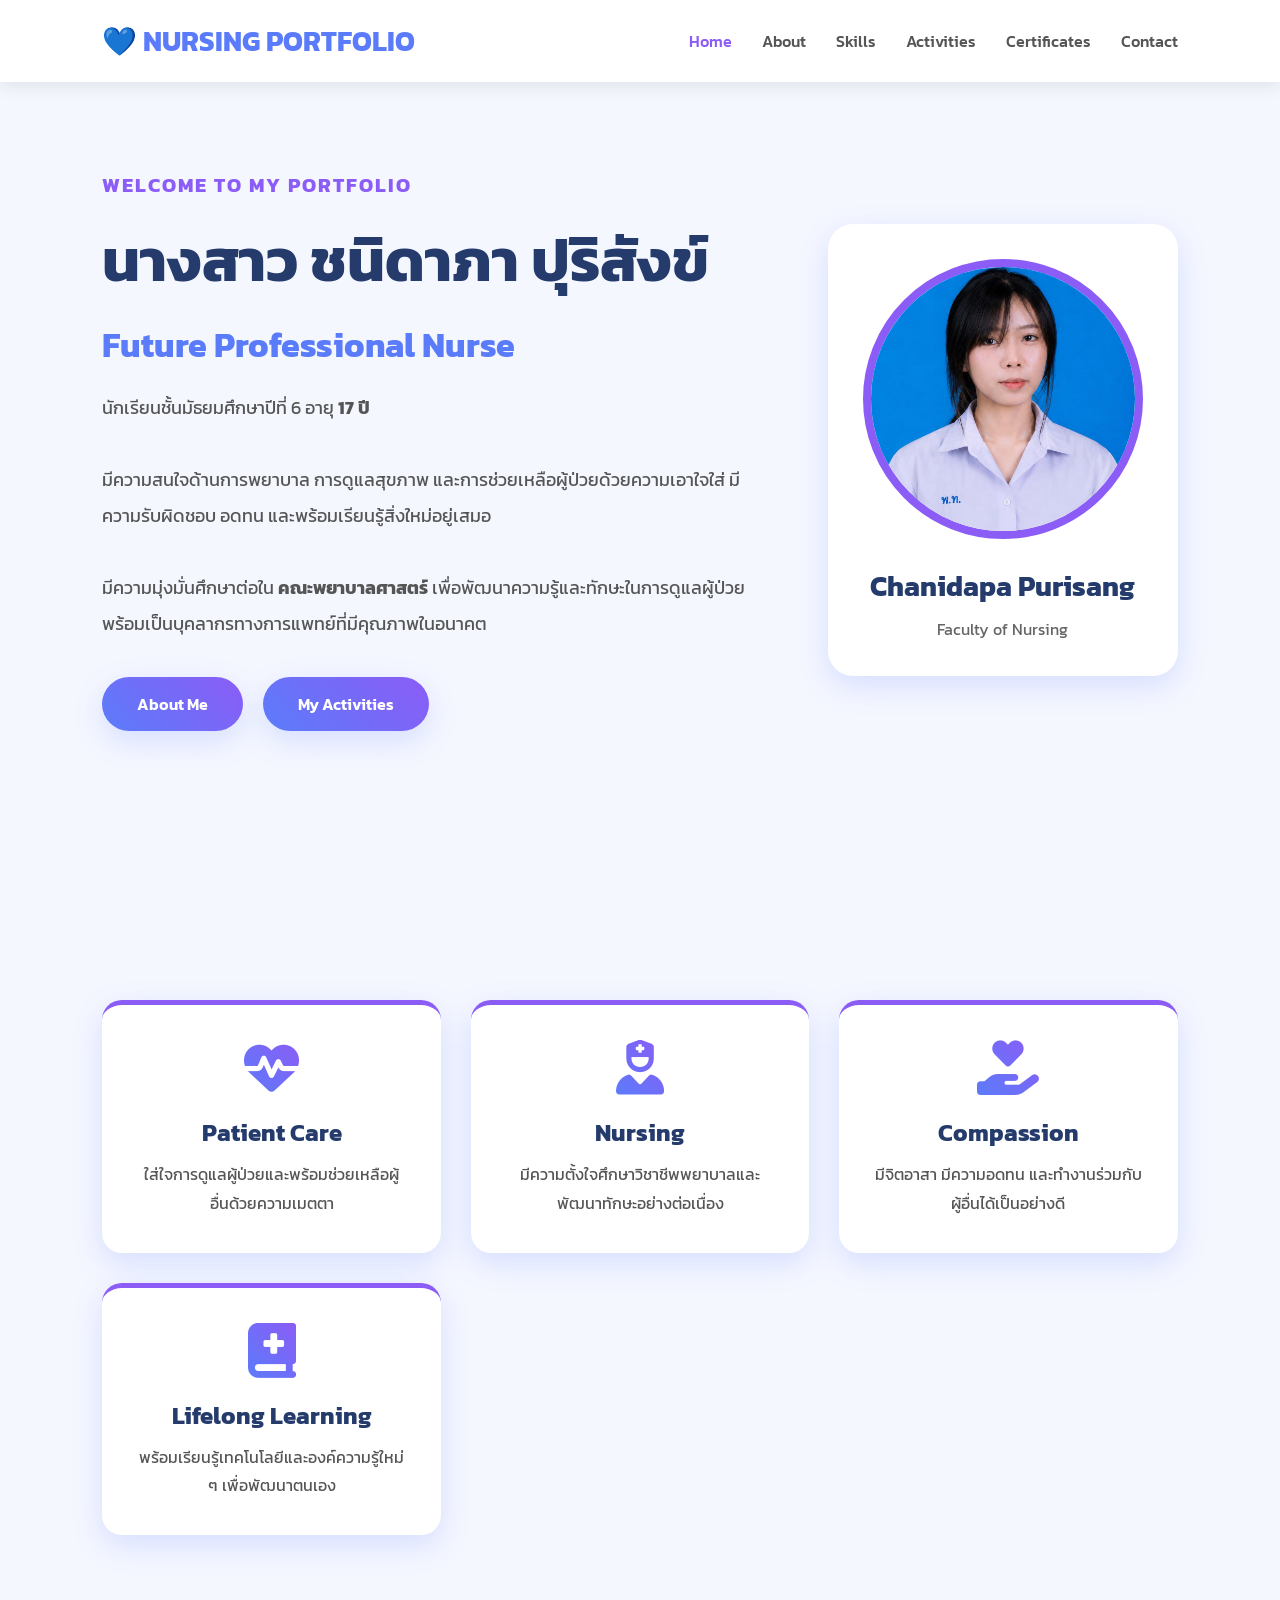
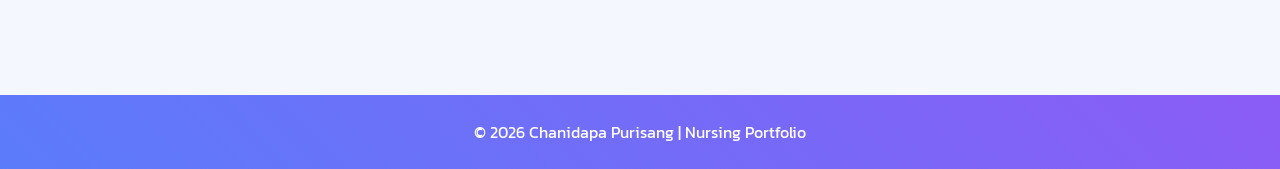
<file: index.html>
<!DOCTYPE html>
<html lang="th">

<head>

<meta charset="UTF-8">
<meta name="viewport" content="width=device-width, initial-scale=1.0">

<title>Chanidapa Portfolio</title>

<link rel="preconnect" href="https://fonts.googleapis.com">

<link href="https://fonts.googleapis.com/css2?family=Kanit:wght@300;400;500;600;700&display=swap" rel="stylesheet">

<link rel="stylesheet"
href="https://cdnjs.cloudflare.com/ajax/libs/font-awesome/6.7.2/css/all.min.css">

<link rel="stylesheet" href="css/style.css">

</head>

<body>

<header>

<nav>

<div class="logo">

💙 NURSING PORTFOLIO

</div>

<ul>

<li><a href="index.html" class="active">Home</a></li>

<li><a href="about.html">About</a></li>

<li><a href="skills.html">Skills</a></li>

<li><a href="projects.html">Activities</a></li>

<li><a href="certificates.html">Certificates</a></li>

<li><a href="contact.html">Contact</a></li>

</ul>

</nav>

</header>

<section class="hero">

<div class="left">

<h3>WELCOME TO MY PORTFOLIO</h3>

<h1>นางสาว ชนิดาภา ปุริสังข์</h1>

<h2>Future Professional Nurse</h2>

<p>

นักเรียนชั้นมัธยมศึกษาปีที่ 6 อายุ <strong>17 ปี</strong>

<br><br>

มีความสนใจด้านการพยาบาล การดูแลสุขภาพ และการช่วยเหลือผู้ป่วยด้วยความเอาใจใส่ มีความรับผิดชอบ อดทน และพร้อมเรียนรู้สิ่งใหม่อยู่เสมอ

<br><br>

มีความมุ่งมั่นศึกษาต่อใน

<strong>คณะพยาบาลศาสตร์</strong>

เพื่อพัฒนาความรู้และทักษะในการดูแลผู้ป่วย พร้อมเป็นบุคลากรทางการแพทย์ที่มีคุณภาพในอนาคต

</p>

<div class="button">

<a href="about.html">

About Me

</a>

<a href="projects.html">

My Activities

</a>

</div>

</div>

<div class="right">

<div class="profile-card">

<img src="images/EB831A81-5907-47C7-BFF7-605F1E138F25.jpg" alt="Chanidapa">

<h3>Chanidapa Purisang</h3>

<p>

Faculty of Nursing

</p>

</div>

</div>

</section>

<section class="cards">

<div class="card">

<i class="fa-solid fa-heart-pulse"></i>

<h2>Patient Care</h2>

<p>

ใส่ใจการดูแลผู้ป่วยและพร้อมช่วยเหลือผู้อื่นด้วยความเมตตา

</p>

</div>

<div class="card">

<i class="fa-solid fa-user-nurse"></i>

<h2>Nursing</h2>

<p>

มีความตั้งใจศึกษาวิชาชีพพยาบาลและพัฒนาทักษะอย่างต่อเนื่อง

</p>

</div>

<div class="card">

<i class="fa-solid fa-hand-holding-heart"></i>

<h2>Compassion</h2>

<p>

มีจิตอาสา มีความอดทน และทำงานร่วมกับผู้อื่นได้เป็นอย่างดี

</p>

</div>

<div class="card">

<i class="fa-solid fa-book-medical"></i>

<h2>Lifelong Learning</h2>

<p>

พร้อมเรียนรู้เทคโนโลยีและองค์ความรู้ใหม่ ๆ เพื่อพัฒนาตนเอง

</p>

</div>

</section>

<footer>

<p>

© 2026 Chanidapa Purisang | Nursing Portfolio

</p>

</footer>

</body>

</html>
</file>
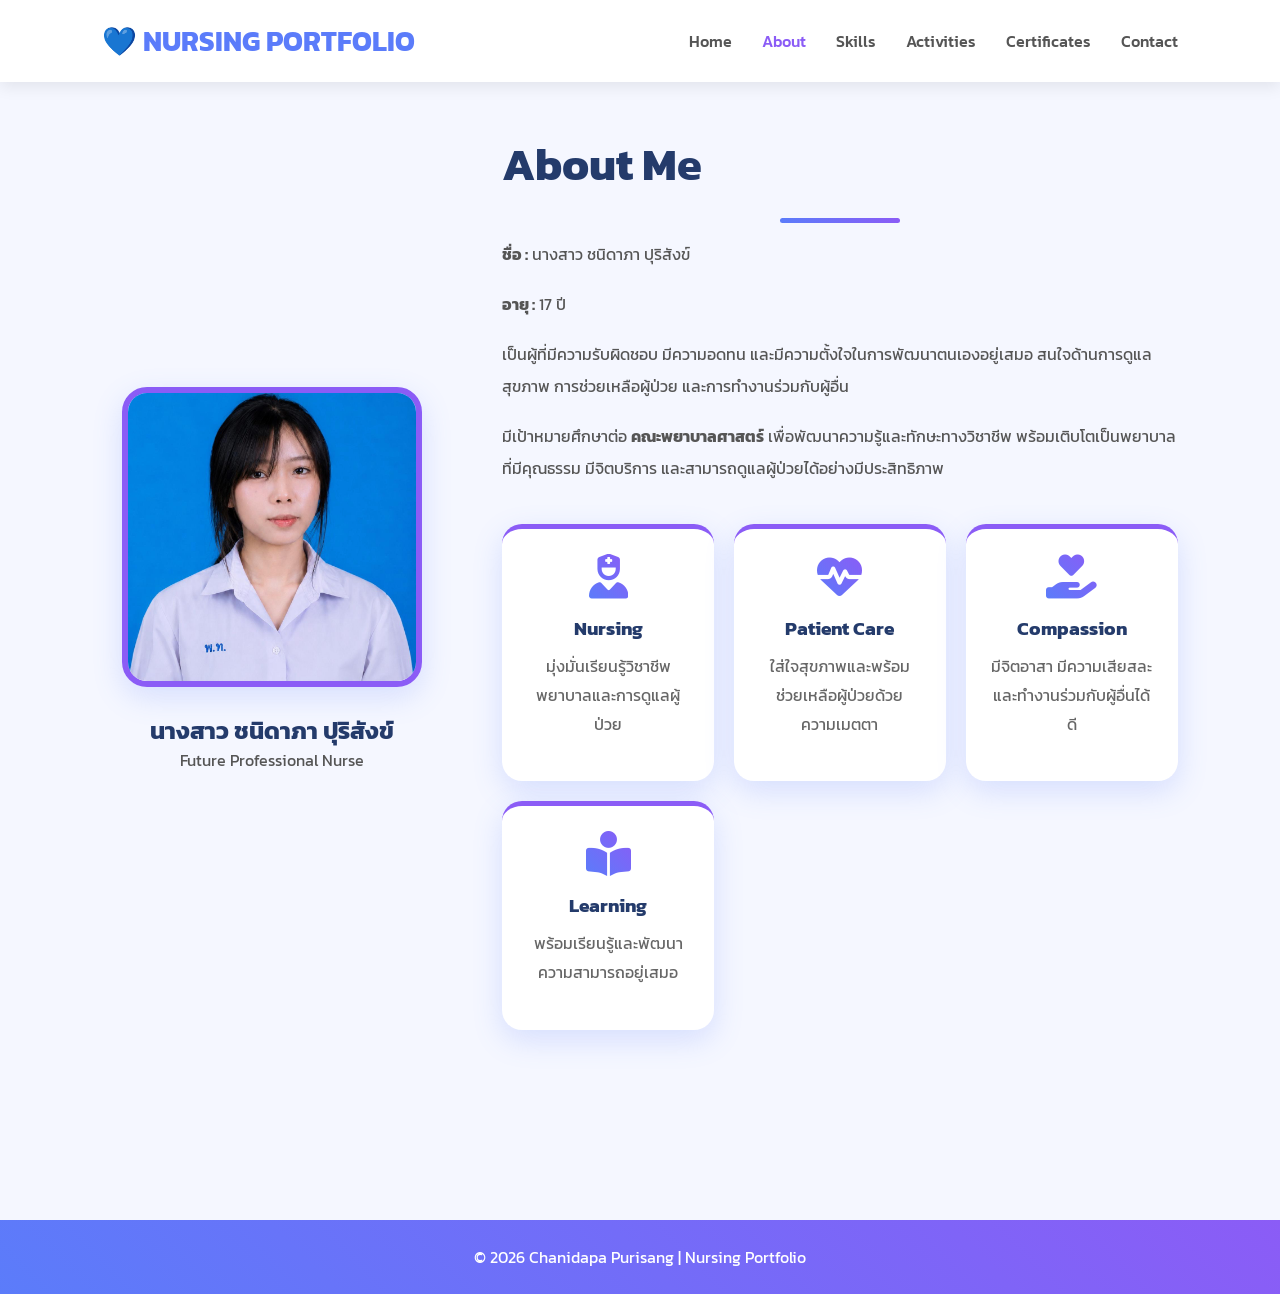
<file: about.html>
<!DOCTYPE html>
<html lang="th">

<head>

<meta charset="UTF-8">
<meta name="viewport" content="width=device-width, initial-scale=1.0">

<title>About | Nursing Portfolio</title>

<link rel="preconnect" href="https://fonts.googleapis.com">

<link href="https://fonts.googleapis.com/css2?family=Kanit:wght@300;400;500;600;700&display=swap" rel="stylesheet">

<link rel="stylesheet"
href="https://cdnjs.cloudflare.com/ajax/libs/font-awesome/6.7.2/css/all.min.css">

<link rel="stylesheet" href="css/style.css">

</head>

<body>

<header>

<nav>

<div class="logo">

💙 NURSING PORTFOLIO

</div>

<ul>

<li><a href="index.html">Home</a></li>

<li><a href="about.html" class="active">About</a></li>

<li><a href="skills.html">Skills</a></li>

<li><a href="projects.html">Activities</a></li>

<li><a href="certificates.html">Certificates</a></li>

<li><a href="contact.html">Contact</a></li>

</ul>

</nav>

</header>

<section class="about-page">

<div class="about-image">

<img src="images/EB831A81-5907-47C7-BFF7-605F1E138F25.jpg" alt="Chanidapa">

<h2>นางสาว ชนิดาภา ปุริสังข์</h2>

<p>Future Professional Nurse</p>

</div>

<div class="about-detail">

<h1>About Me</h1>

<div class="line"></div>

<p>

<strong>ชื่อ :</strong> นางสาว ชนิดาภา ปุริสังข์

</p>

<p>

<strong>อายุ :</strong> 17 ปี

</p>

<p>

เป็นผู้ที่มีความรับผิดชอบ มีความอดทน และมีความตั้งใจในการพัฒนาตนเองอยู่เสมอ สนใจด้านการดูแลสุขภาพ การช่วยเหลือผู้ป่วย และการทำงานร่วมกับผู้อื่น

</p>

<p>

มีเป้าหมายศึกษาต่อ <strong>คณะพยาบาลศาสตร์</strong> เพื่อพัฒนาความรู้และทักษะทางวิชาชีพ พร้อมเติบโตเป็นพยาบาลที่มีคุณธรรม มีจิตบริการ และสามารถดูแลผู้ป่วยได้อย่างมีประสิทธิภาพ

</p>

<div class="medical-grid">

<div class="medical-card">

<i class="fa-solid fa-user-nurse"></i>

<h3>Nursing</h3>

<p>

มุ่งมั่นเรียนรู้วิชาชีพพยาบาลและการดูแลผู้ป่วย

</p>

</div>

<div class="medical-card">

<i class="fa-solid fa-heart-pulse"></i>

<h3>Patient Care</h3>

<p>

ใส่ใจสุขภาพและพร้อมช่วยเหลือผู้ป่วยด้วยความเมตตา

</p>

</div>

<div class="medical-card">

<i class="fa-solid fa-hand-holding-heart"></i>

<h3>Compassion</h3>

<p>

มีจิตอาสา มีความเสียสละ และทำงานร่วมกับผู้อื่นได้ดี

</p>

</div>

<div class="medical-card">

<i class="fa-solid fa-book-open-reader"></i>

<h3>Learning</h3>

<p>

พร้อมเรียนรู้และพัฒนาความสามารถอยู่เสมอ

</p>

</div>

</div>

</div>

</section>

<footer>

<p>

© 2026 Chanidapa Purisang | Nursing Portfolio

</p>

</footer>

</body>

</html>
</file>
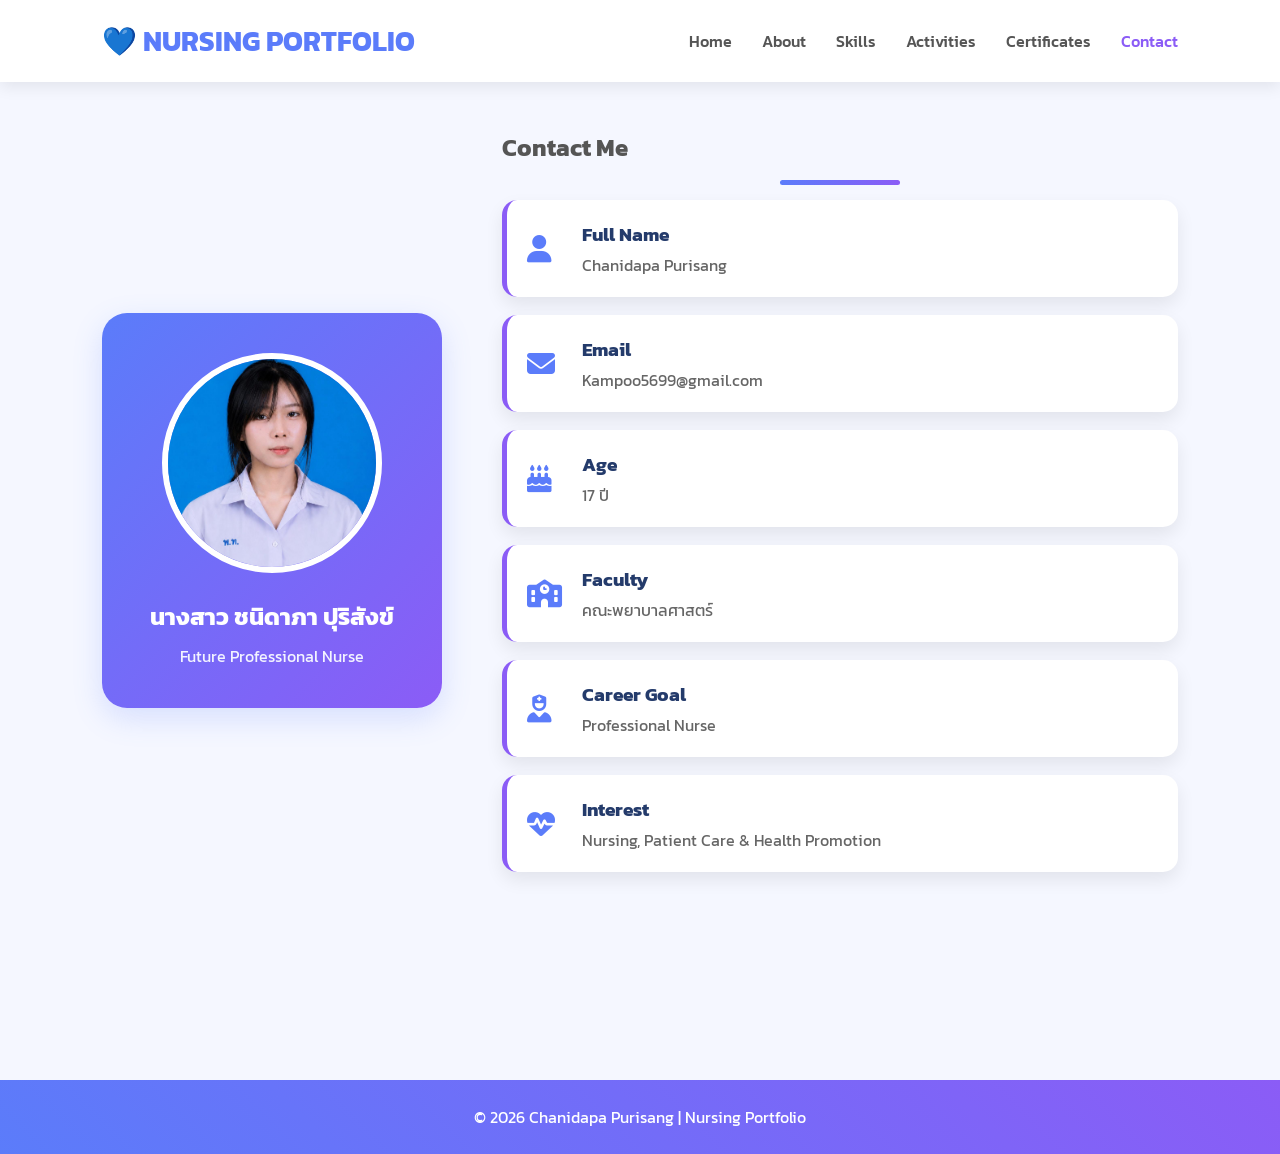
<file: contact.html>
<!DOCTYPE html>
<html lang="th">

<head>

<meta charset="UTF-8">
<meta name="viewport" content="width=device-width, initial-scale=1.0">

<title>Contact | Nursing Portfolio</title>

<link rel="preconnect" href="https://fonts.googleapis.com">

<link href="https://fonts.googleapis.com/css2?family=Kanit:wght@300;400;500;600;700&display=swap" rel="stylesheet">

<link rel="stylesheet"
href="https://cdnjs.cloudflare.com/ajax/libs/font-awesome/6.7.2/css/all.min.css">

<link rel="stylesheet" href="css/style.css">

</head>

<body>

<header>

<nav>

<div class="logo">

💙 NURSING PORTFOLIO

</div>

<ul>

<li><a href="index.html">Home</a></li>

<li><a href="about.html">About</a></li>

<li><a href="skills.html">Skills</a></li>

<li><a href="projects.html">Activities</a></li>

<li><a href="certificates.html">Certificates</a></li>

<li><a href="contact.html" class="active">Contact</a></li>

</ul>

</nav>

</header>

<section class="contact-page">

<div class="contact-left">

<img src="images/EB831A81-5907-47C7-BFF7-605F1E138F25.jpg" alt="Chanidapa">

<h2>นางสาว ชนิดาภา ปุริสังข์</h2>

<p>Future Professional Nurse</p>

</div>

<div class="contact-right">

<h1>Contact Me</h1>

<div class="line"></div>

<div class="contact-box">

<i class="fa-solid fa-user"></i>

<div>

<h3>Full Name</h3>

<p>Chanidapa Purisang</p>

</div>

</div>

<div class="contact-box">

<i class="fa-solid fa-envelope"></i>

<div>

<h3>Email</h3>

<p>

<a href="mailto:Kampoo5699@gmail.com">

Kampoo5699@gmail.com

</a>

</p>

</div>

</div>

<div class="contact-box">

<i class="fa-solid fa-cake-candles"></i>

<div>

<h3>Age</h3>

<p>17 ปี</p>

</div>

</div>

<div class="contact-box">

<i class="fa-solid fa-school"></i>

<div>

<h3>Faculty</h3>

<p>คณะพยาบาลศาสตร์</p>

</div>

</div>

<div class="contact-box">

<i class="fa-solid fa-user-nurse"></i>

<div>

<h3>Career Goal</h3>

<p>Professional Nurse</p>

</div>

</div>

<div class="contact-box">

<i class="fa-solid fa-heart-pulse"></i>

<div>

<h3>Interest</h3>

<p>Nursing, Patient Care & Health Promotion</p>

</div>

</div>

</div>

</section>

<footer>

<p>

© 2026 Chanidapa Purisang | Nursing Portfolio

</p>

</footer>

</body>

</html>
</file>
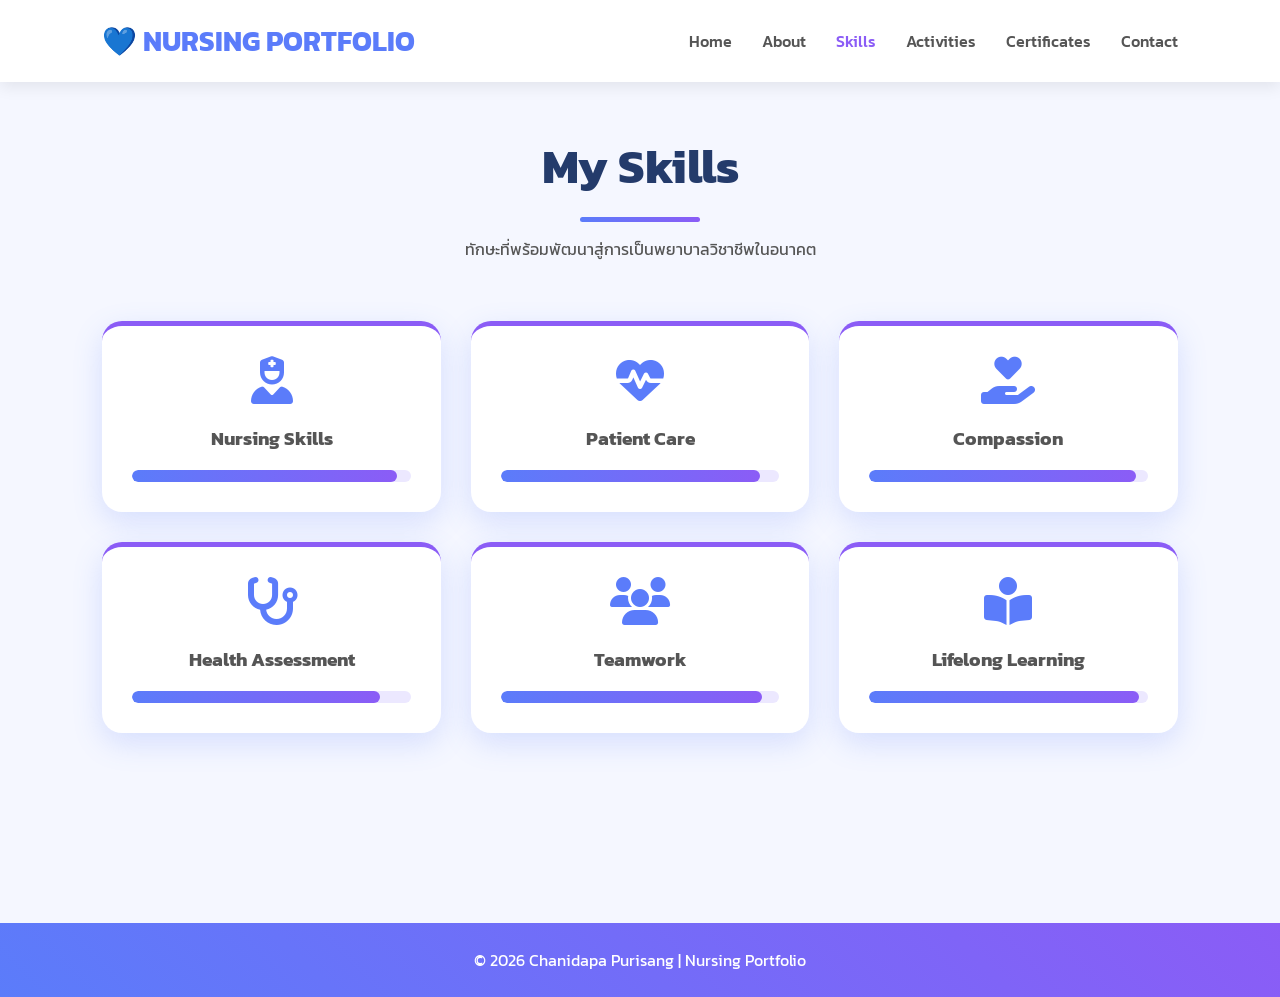
<file: skills.html>
<!DOCTYPE html>
<html lang="th">

<head>

<meta charset="UTF-8">
<meta name="viewport" content="width=device-width, initial-scale=1.0">

<title>Skills | Nursing Portfolio</title>

<link rel="preconnect" href="https://fonts.googleapis.com">

<link href="https://fonts.googleapis.com/css2?family=Kanit:wght@300;400;500;600;700&display=swap" rel="stylesheet">

<link rel="stylesheet"
href="https://cdnjs.cloudflare.com/ajax/libs/font-awesome/6.7.2/css/all.min.css">

<link rel="stylesheet" href="css/style.css">

</head>

<body>

<header>

<nav>

<div class="logo">

💙 NURSING PORTFOLIO

</div>

<ul>

<li><a href="index.html">Home</a></li>

<li><a href="about.html">About</a></li>

<li><a href="skills.html" class="active">Skills</a></li>

<li><a href="projects.html">Activities</a></li>

<li><a href="certificates.html">Certificates</a></li>

<li><a href="contact.html">Contact</a></li>

</ul>

</nav>

</header>

<section class="skills-page">

<div class="title">

<h1>My Skills</h1>

<div class="line"></div>

<p>

ทักษะที่พร้อมพัฒนาสู่การเป็นพยาบาลวิชาชีพในอนาคต

</p>

</div>

<div class="skills-grid">

<div class="skill-box">

<i class="fa-solid fa-user-nurse"></i>

<h3>Nursing Skills</h3>

<div class="progress">

<div class="progress-bar" style="width:95%;">

<span>95%</span>

</div>

</div>

</div>

<div class="skill-box">

<i class="fa-solid fa-heart-pulse"></i>

<h3>Patient Care</h3>

<div class="progress">

<div class="progress-bar" style="width:93%;">

<span>93%</span>

</div>

</div>

</div>

<div class="skill-box">

<i class="fa-solid fa-hand-holding-heart"></i>

<h3>Compassion</h3>

<div class="progress">

<div class="progress-bar" style="width:96%;">

<span>96%</span>

</div>

</div>

</div>

<div class="skill-box">

<i class="fa-solid fa-stethoscope"></i>

<h3>Health Assessment</h3>

<div class="progress">

<div class="progress-bar" style="width:89%;">

<span>89%</span>

</div>

</div>

</div>

<div class="skill-box">

<i class="fa-solid fa-users"></i>

<h3>Teamwork</h3>

<div class="progress">

<div class="progress-bar" style="width:94%;">

<span>94%</span>

</div>

</div>

</div>

<div class="skill-box">

<i class="fa-solid fa-book-open-reader"></i>

<h3>Lifelong Learning</h3>

<div class="progress">

<div class="progress-bar" style="width:97%;">

<span>97%</span>

</div>

</div>

</div>

</div>

</section>

<footer>

<p>

© 2026 Chanidapa Purisang | Nursing Portfolio

</p>

</footer>

</body>

</html>
</file>
<file: css/style.css>
/*======================================
        GOOGLE FONT
======================================*/

@import url('https://fonts.googleapis.com/css2?family=Kanit:wght@300;400;500;600;700&display=swap');

/*======================================
            ROOT
======================================*/

:root{

--primary:#5B7CFA;
--secondary:#8B5CF6;
--accent:#A855F7;
--light:#F5F7FF;
--white:#FFFFFF;
--dark:#243B6B;
--text:#555;
--shadow:0 10px 30px rgba(91,124,250,.20);

}

/*======================================
            RESET
======================================*/

*{

margin:0;
padding:0;
box-sizing:border-box;
font-family:'Kanit',sans-serif;

}

html{

scroll-behavior:smooth;

}

body{

background:var(--light);
color:var(--text);

}

/*======================================
            NAVBAR
======================================*/

header{

position:fixed;
top:0;
left:0;
width:100%;
background:rgba(255,255,255,.95);
backdrop-filter:blur(12px);
box-shadow:0 5px 15px rgba(0,0,0,.08);
z-index:999;

}

nav{

display:flex;
justify-content:space-between;
align-items:center;
padding:20px 8%;

}

.logo{

font-size:28px;
font-weight:700;
color:var(--primary);

}

nav ul{

display:flex;
list-style:none;
gap:30px;

}

nav a{

text-decoration:none;
color:#555;
font-weight:500;
transition:.3s;

}

nav a:hover,
nav a.active{

color:var(--secondary);

}

/*======================================
            HERO
======================================*/

.hero{

min-height:100vh;
display:flex;
justify-content:space-between;
align-items:center;
padding:130px 8%;
gap:60px;

}

.left{

flex:1;

}

.left h3{

font-size:20px;
letter-spacing:2px;
color:var(--secondary);

}

.left h1{

font-size:60px;
color:var(--dark);
margin:15px 0;

}

.left h2{

font-size:34px;
color:var(--primary);
margin-bottom:20px;

}

.left p{

font-size:18px;
line-height:2;
margin-bottom:35px;

}

.button{

display:flex;
gap:20px;

}

.button a{

text-decoration:none;
padding:15px 35px;
background:linear-gradient(45deg,var(--primary),var(--secondary));
color:white;
border-radius:50px;
font-weight:600;
transition:.35s;
box-shadow:var(--shadow);

}

.button a:hover{

transform:translateY(-5px);

}

.profile-card{

background:white;
padding:35px;
border-radius:25px;
text-align:center;
box-shadow:var(--shadow);
transition:.35s;

}

.profile-card:hover{

transform:translateY(-10px);

}

.profile-card img{

width:280px;
height:280px;
border-radius:50%;
object-fit:cover;
border:8px solid var(--secondary);
margin-bottom:20px;

}

.profile-card h3{

font-size:28px;
color:var(--dark);

}

.profile-card p{

margin-top:10px;
color:#666;

}

/*======================================
            TITLE
======================================*/

.title{

text-align:center;
margin-bottom:60px;

}

.title h1{

font-size:48px;
color:var(--dark);

}

.line{

width:120px;
height:5px;
background:linear-gradient(90deg,var(--primary),var(--secondary));
margin:15px auto;
border-radius:20px;

}
/*======================================
            CARDS
======================================*/

.cards{

padding:100px 8%;

display:grid;

grid-template-columns:repeat(auto-fit,minmax(250px,1fr));

gap:30px;

}

.card{

background:var(--white);

padding:35px;

border-radius:20px;

text-align:center;

box-shadow:var(--shadow);

transition:.35s;

border-top:5px solid var(--secondary);

}

.card:hover{

transform:translateY(-10px);

}

.card i{

font-size:55px;

background:linear-gradient(45deg,var(--primary),var(--secondary));

-webkit-background-clip:text;

-webkit-text-fill-color:transparent;

margin-bottom:20px;

}

.card h2{

color:var(--dark);

margin-bottom:10px;

}

.card p{

line-height:1.8;

}

/*======================================
            ABOUT
======================================*/

.about-page{

padding:130px 8%;

display:grid;

grid-template-columns:340px 1fr;

gap:60px;

align-items:center;

}

.about-image{

text-align:center;

}

.about-image img{

width:300px;

height:300px;

object-fit:cover;

border-radius:25px;

border:6px solid var(--secondary);

box-shadow:var(--shadow);

}

.about-image h2{

margin-top:20px;

color:var(--dark);

}

.about-detail h1{

font-size:45px;

color:var(--dark);

margin-bottom:20px;

}

.about-detail p{

line-height:2;

margin-bottom:18px;

}

/*======================================
            SKILLS
======================================*/

.skills-page{

padding:130px 8%;

}

.skills-grid{

display:grid;

grid-template-columns:repeat(auto-fit,minmax(260px,1fr));

gap:30px;

}

.skill-box{

background:white;

padding:30px;

border-radius:20px;

text-align:center;

box-shadow:var(--shadow);

transition:.35s;

}

.skill-box:hover{

transform:translateY(-10px);

}

.skill-box i{

font-size:48px;

color:var(--primary);

margin-bottom:20px;

}

/*======================================
            ACTIVITIES
======================================*/

.activities{

padding:130px 8%;

}

.activity-grid{

display:grid;

grid-template-columns:repeat(auto-fit,minmax(280px,1fr));

gap:30px;

}

.activity-card{

background:white;

border-radius:20px;

overflow:hidden;

box-shadow:var(--shadow);

transition:.35s;

}

.activity-card:hover{

transform:translateY(-10px);

}

.activity-card img{

width:100%;

height:220px;

object-fit:cover;

}

.activity-card .content{

padding:25px;

}

.activity-card h3{

color:var(--primary);

margin-bottom:10px;

}

/*======================================
          CERTIFICATES
======================================*/

.certificates-page{

padding:130px 8%;

}

.certificate-grid{

display:grid;

grid-template-columns:repeat(auto-fit,minmax(280px,1fr));

gap:30px;

}

.certificate-item{

background:white;

border-radius:20px;

overflow:hidden;

box-shadow:var(--shadow);

transition:.35s;

border:2px solid #d8ccff;

}

.certificate-item:hover{

transform:translateY(-10px);

}

.certificate-item img{

width:100%;

height:220px;

object-fit:cover;

}

.certificate-info{

padding:20px;

text-align:center;

}

/*======================================
            CONTACT
======================================*/

.contact-page{

padding:130px 8%;

display:grid;

grid-template-columns:340px 1fr;

gap:60px;

align-items:center;

}

.contact-left{

background:linear-gradient(135deg,var(--primary),var(--secondary));

padding:40px;

border-radius:25px;

text-align:center;

color:white;

box-shadow:var(--shadow);

}

.contact-left img{

width:220px;

height:220px;

border-radius:50%;

object-fit:cover;

border:6px solid white;

margin-bottom:20px;

}

.contact-box{

display:flex;

align-items:center;

gap:20px;

background:white;

padding:20px;

margin-bottom:18px;

border-radius:15px;

box-shadow:0 8px 18px rgba(0,0,0,.08);

border-left:5px solid var(--secondary);

transition:.35s;

}

.contact-box:hover{

background:linear-gradient(45deg,var(--primary),var(--secondary));

transform:translateX(10px);

}

.contact-box:hover i,

.contact-box:hover h3,

.contact-box:hover p,

.contact-box:hover a{

color:white;

}

.contact-box i{

font-size:28px;

color:var(--primary);

width:35px;

}

.contact-box a{

text-decoration:none;

color:#555;

}

/*======================================
        PROGRESS BAR
======================================*/

.progress{

width:100%;

height:12px;

background:#ebe6ff;

border-radius:30px;

overflow:hidden;

margin-top:18px;

}

.progress-bar{

height:100%;

background:linear-gradient(90deg,var(--primary),var(--secondary));

border-radius:30px;

position:relative;

}

.progress-bar span{

position:absolute;

right:8px;

top:-28px;

font-size:13px;

font-weight:600;

color:var(--dark);

}

/*======================================
            FOOTER
======================================*/

footer{

background:linear-gradient(45deg,var(--primary),var(--secondary));

color:white;

text-align:center;

padding:25px;

margin-top:60px;

}

/*======================================
          RESPONSIVE
======================================*/

@media(max-width:900px){

.hero{

flex-direction:column;

text-align:center;

}

.about-page,

.contact-page{

grid-template-columns:1fr;

text-align:center;

}

.profile-card img{

width:220px;

height:220px;

}

.left h1{

font-size:42px;

}

.left h2{

font-size:28px;

}

.button{

justify-content:center;

flex-wrap:wrap;

}

}
/*======================================
      NURSING ABOUT CARD
======================================*/

.medical-grid{

display:grid;

grid-template-columns:repeat(auto-fit,minmax(180px,1fr));

gap:20px;

margin-top:40px;

}

.medical-card{

background:#fff;

padding:25px;

border-radius:20px;

text-align:center;

box-shadow:var(--shadow);

border-top:5px solid var(--secondary);

transition:.35s;

}

.medical-card:hover{

transform:translateY(-10px);

box-shadow:0 15px 35px rgba(91,124,250,.25);

}

.medical-card i{

font-size:45px;

background:linear-gradient(45deg,var(--primary),var(--secondary));

-webkit-background-clip:text;

-webkit-text-fill-color:transparent;

margin-bottom:15px;

}

.medical-card h3{

color:var(--dark);

margin-bottom:10px;

}

.medical-card p{

color:#666;

line-height:1.8;

}
/*======================================
      NURSING SKILLS
======================================*/

.progress{

width:100%;

height:12px;

background:#ece8ff;

border-radius:30px;

margin-top:18px;

overflow:hidden;

}

.progress-bar{

height:100%;

background:linear-gradient(90deg,var(--primary),var(--secondary));

border-radius:30px;

position:relative;

transition:1s;

}

.progress-bar span{

position:absolute;

right:8px;

top:-28px;

font-size:13px;

font-weight:600;

color:var(--dark);

}

.skill-box{

border-top:5px solid var(--secondary);

}

.skill-box:hover{

transform:translateY(-10px);

box-shadow:0 15px 35px rgba(91,124,250,.25);

}
/*==============================
      ACTIVITIES
==============================*/

.activity-card{

border-top:5px solid var(--secondary);

}

.activity-card:hover{

transform:translateY(-12px);

box-shadow:0 15px 35px rgba(91,124,250,.25);

}

.activity-card img{

transition:.4s;

}

.activity-card:hover img{

transform:scale(1.08);

}

.activity-card .content{

padding:25px;

}

.activity-card h3{

color:var(--dark);

margin-bottom:10px;

}

.activity-card h3 i{

color:var(--primary);

margin-right:8px;

}

.activity-card p{

line-height:1.8;

color:#666;

}
/*======================================
      CERTIFICATE GALLERY
======================================*/

.certificate-item{

background:#fff;

border-radius:20px;

overflow:hidden;

box-shadow:var(--shadow);

border:2px solid #d9ccff;

transition:.35s;

}

.certificate-item:hover{

transform:translateY(-12px);

box-shadow:0 18px 35px rgba(91,124,250,.25);

}

.certificate-item img{

width:100%;

height:220px;

object-fit:cover;

transition:.4s;

}

.certificate-item:hover img{

transform:scale(1.08);

}

.certificate-info{

padding:22px;

text-align:center;

}

.certificate-info h3{

color:var(--dark);

margin-bottom:10px;

}

.certificate-info p{

color:#666;

line-height:1.8;

}
/*======================================
        CONTACT PAGE
======================================*/

.contact-left{

background:linear-gradient(135deg,#5B7CFA,#8B5CF6);

padding:40px;

border-radius:25px;

text-align:center;

color:white;

box-shadow:var(--shadow);

}

.contact-left img{

width:220px;

height:220px;

border-radius:50%;

object-fit:cover;

border:6px solid white;

margin-bottom:20px;

}

.contact-left h2{

margin-bottom:10px;

}

.contact-left p{

color:#f3f4ff;

}

.contact-box{

display:flex;

align-items:center;

gap:20px;

background:white;

padding:20px;

margin-bottom:18px;

border-radius:15px;

box-shadow:0 8px 18px rgba(0,0,0,.08);

border-left:5px solid var(--secondary);

transition:.35s;

}

.contact-box:hover{

background:linear-gradient(45deg,var(--primary),var(--secondary));

transform:translateX(10px);

}

.contact-box:hover i,

.contact-box:hover h3,

.contact-box:hover p,

.contact-box:hover a{

color:white;

}

.contact-box i{

font-size:28px;

color:var(--primary);

width:35px;

}

.contact-box h3{

margin-bottom:5px;

color:var(--dark);

}

.contact-box p{

color:#666;

}

.contact-box a{

color:#666;

text-decoration:none;

}
</file>
